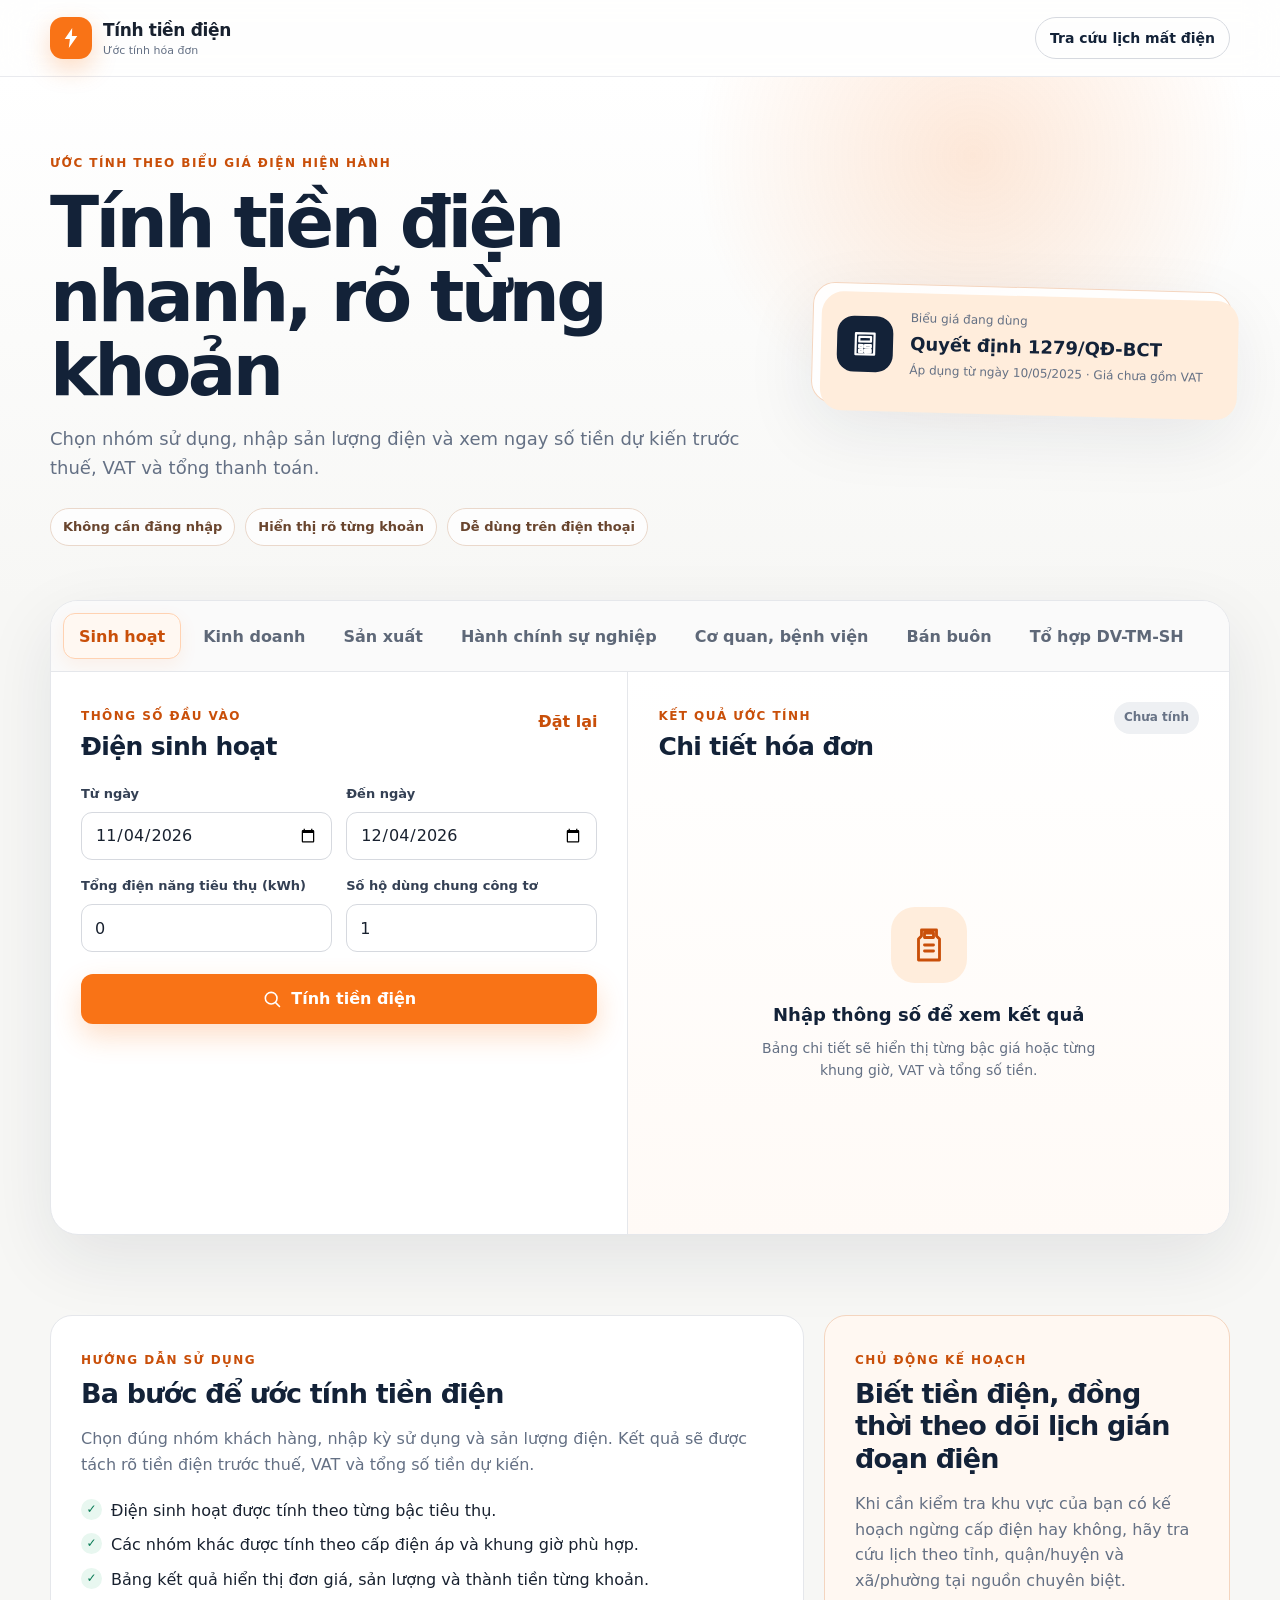
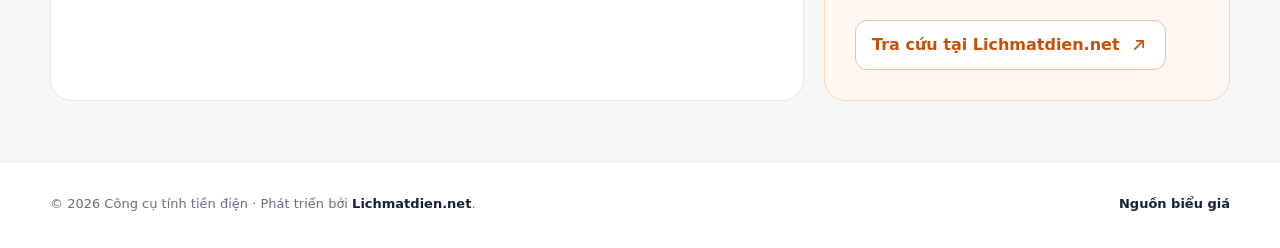
<file: index.html>
<!doctype html>
<html lang="vi">
<head>
  <meta charset="utf-8">
  <meta name="viewport" content="width=device-width, initial-scale=1">
  <title>Tính tiền điện online - Ước tính hóa đơn nhanh</title>
  <meta name="description" content="Công cụ tính tiền điện online giúp ước tính chi phí theo nhóm sử dụng, sản lượng điện và biểu giá hiện hành.">
  <meta name="author" content="Lichmatdien.net">
  <meta name="theme-color" content="#f97316">
  <meta name="robots" content="index,follow">
  <link rel="icon" href="assets/img/favicon.svg" type="image/svg+xml">
  <link rel="manifest" href="manifest.webmanifest">
  <link rel="stylesheet" href="assets/css/style.css">
  <script type="application/ld+json">
  {
    "@context": "https://schema.org",
    "@type": "WebApplication",
    "name": "Công cụ tính tiền điện",
    "applicationCategory": "UtilitiesApplication",
    "operatingSystem": "Web",
    "inLanguage": "vi",
    "description": "Công cụ tính tiền điện online giúp ước tính chi phí theo nhóm sử dụng và biểu giá hiện hành.",
    "creator": {
      "@type": "Organization",
      "name": "Lichmatdien.net",
      "url": "https://lichmatdien.net/tinh-tien-dien.html"
    }
  }
  </script>
</head>
<body>
  <a class="skip-link" href="#calculator">Bỏ qua phần giới thiệu</a>

  <header class="site-header">
    <div class="container header-inner">
      <a class="brand" href="#" aria-label="Trang chủ công cụ tính tiền điện">
        <span class="brand-mark" aria-hidden="true">
          <svg viewBox="0 0 24 24"><path d="M13.2 2 5.7 13h5.2L9.8 22l8.5-12.1h-5.4L13.2 2Z"/></svg>
        </span>
        <span>
          <strong>Tính tiền điện</strong>
          <small>Ước tính hóa đơn</small>
        </span>
      </a>
      <a class="header-link" href="https://lichmatdien.net/" target="_blank" rel="noopener">Tra cứu lịch mất điện</a>
    </div>
  </header>

  <main>
    <section class="hero">
      <div class="container hero-grid">
        <div>
          <span class="eyebrow">Ước tính theo biểu giá điện hiện hành</span>
          <h1>Tính tiền điện nhanh, rõ từng khoản</h1>
          <p class="hero-copy">Chọn nhóm sử dụng, nhập sản lượng điện và xem ngay số tiền dự kiến trước thuế, VAT và tổng thanh toán.</p>
          <div class="hero-badges" aria-label="Điểm nổi bật">
            <span>Không cần đăng nhập</span>
            <span>Hiển thị rõ từng khoản</span>
            <span>Dễ dùng trên điện thoại</span>
          </div>
        </div>
        <aside class="rate-card" aria-label="Thông tin biểu giá">
          <div class="rate-card-icon" aria-hidden="true">
            <svg viewBox="0 0 24 24"><path d="M4 3h16v18H4zM7 6h10v4H7zm0 7h3v2H7zm0 4h3v2H7zm5-4h5v2h-5zm0 4h5v2h-5z"/></svg>
          </div>
          <div>
            <span>Biểu giá đang dùng</span>
            <strong>Quyết định 1279/QĐ-BCT</strong>
            <small>Áp dụng từ ngày 10/05/2025 · Giá chưa gồm VAT</small>
          </div>
        </aside>
      </div>
    </section>

    <section class="calculator-section" id="calculator">
      <div class="container">
        <div class="calculator-shell">
          <nav class="category-tabs" aria-label="Nhóm khách hàng" role="tablist">
            <button class="tab is-active" type="button" role="tab" aria-selected="true" data-category="residential">Sinh hoạt</button>
            <button class="tab" type="button" role="tab" aria-selected="false" data-category="business">Kinh doanh</button>
            <button class="tab" type="button" role="tab" aria-selected="false" data-category="production">Sản xuất</button>
            <button class="tab" type="button" role="tab" aria-selected="false" data-category="administrative">Hành chính sự nghiệp</button>
            <button class="tab" type="button" role="tab" aria-selected="false" data-category="hospital">Cơ quan, bệnh viện</button>
            <button class="tab" type="button" role="tab" aria-selected="false" data-category="wholesale">Bán buôn</button>
            <button class="tab" type="button" role="tab" aria-selected="false" data-category="complex">Tổ hợp DV-TM-SH</button>
          </nav>

          <div class="calculator-grid">
            <section class="form-panel" aria-labelledby="form-title">
              <div class="panel-heading">
                <div>
                  <span class="section-kicker">Thông số đầu vào</span>
                  <h2 id="form-title">Điện sinh hoạt</h2>
                </div>
                <button class="text-button" type="button" id="resetButton">Đặt lại</button>
              </div>

              <form id="electricityForm" novalidate>
                <div class="field-grid field-grid--2">
                  <label class="field">
                    <span>Từ ngày</span>
                    <input type="date" name="dateFrom" id="dateFrom" required>
                  </label>
                  <label class="field">
                    <span>Đến ngày</span>
                    <input type="date" name="dateTo" id="dateTo" required>
                  </label>
                </div>
                <div id="dynamicFields" aria-live="polite"></div>

                <div class="error-box" id="errorBox" role="alert" hidden></div>

                <button class="primary-button" type="submit">
                  <svg viewBox="0 0 24 24" aria-hidden="true"><path d="m21 21-4.35-4.35m1.35-5.65a7 7 0 1 1-14 0 7 7 0 0 1 14 0Z"/></svg>
                  Tính tiền điện
                </button>
              </form>
            </section>

            <section class="result-panel" aria-labelledby="result-title">
              <div class="panel-heading">
                <div>
                  <span class="section-kicker">Kết quả ước tính</span>
                  <h2 id="result-title">Chi tiết hóa đơn</h2>
                </div>
                <span class="result-status" id="resultStatus">Chưa tính</span>
              </div>

              <div class="empty-result" id="emptyResult">
                <div class="empty-icon" aria-hidden="true">
                  <svg viewBox="0 0 24 24"><path d="M7 2h10v4l2 2v14H5V8l2-2V2Zm2 2v3h6V4H9Zm0 8h6m-6 4h6"/></svg>
                </div>
                <strong>Nhập thông số để xem kết quả</strong>
                <p>Bảng chi tiết sẽ hiển thị từng bậc giá hoặc từng khung giờ, VAT và tổng số tiền.</p>
              </div>

              <div class="result-content" id="resultContent" hidden>
                <div class="result-hero">
                  <span>Tổng tiền thanh toán</span>
                  <strong id="grandTotal">0 đ</strong>
                  <small id="resultPeriod">—</small>
                </div>

                <div class="summary-grid">
                  <div><span>Điện năng</span><strong id="totalKwh">0 kWh</strong></div>
                  <div><span>Trước VAT</span><strong id="subtotal">0 đ</strong></div>
                  <div><span id="vatLabel">VAT 8%</span><strong id="vat">0 đ</strong></div>
                  <div><span>Giá bình quân</span><strong id="averagePrice">0 đ/kWh</strong></div>
                </div>

                <div class="table-wrap">
                  <table>
                    <thead>
                      <tr>
                        <th>Khoản tính</th>
                        <th>Đơn giá</th>
                        <th>Sản lượng</th>
                        <th>Thành tiền</th>
                      </tr>
                    </thead>
                    <tbody id="resultRows"></tbody>
                  </table>
                </div>

              </div>
            </section>
          </div>
        </div>
      </div>
    </section>

    <section class="content-section">
      <div class="container content-grid">
        <article class="content-card">
          <span class="section-kicker">Hướng dẫn sử dụng</span>
          <h2>Ba bước để ước tính tiền điện</h2>
          <p>Chọn đúng nhóm khách hàng, nhập kỳ sử dụng và sản lượng điện. Kết quả sẽ được tách rõ tiền điện trước thuế, VAT và tổng số tiền dự kiến.</p>
          <ul class="check-list">
            <li>Điện sinh hoạt được tính theo từng bậc tiêu thụ.</li>
            <li>Các nhóm khác được tính theo cấp điện áp và khung giờ phù hợp.</li>
            <li>Bảng kết quả hiển thị đơn giá, sản lượng và thành tiền từng khoản.</li>
          </ul>
        </article>

        <aside class="link-card">
          <span class="section-kicker">Chủ động kế hoạch</span>
          <h2>Biết tiền điện, đồng thời theo dõi lịch gián đoạn điện</h2>
          <p>Khi cần kiểm tra khu vực của bạn có kế hoạch ngừng cấp điện hay không, hãy tra cứu lịch theo tỉnh, quận/huyện và xã/phường tại nguồn chuyên biệt.</p>
          <a class="secondary-button" href="https://lichmatdien.net/" target="_blank" rel="noopener">
            Tra cứu tại Lichmatdien.net
            <svg viewBox="0 0 24 24" aria-hidden="true"><path d="M7 17 17 7m-8 0h8v8"/></svg>
          </a>
        </aside>
      </div>
    </section>

  </main>

  <footer class="site-footer">
    <div class="container footer-inner">
      <p>© <span id="currentYear"></span> Công cụ tính tiền điện · Phát triển bởi <a href="https://lichmatdien.net/tinh-tien-dien.html" target="_blank" rel="noopener">Lichmatdien.net</a>.</p>
      <div>
        <a href="https://www.evn.com.vn/d/vi-VN/news/Bieu-gia-ban-le-dien-theo-Quyet-dinh-so-1279QD-BCT-ngay-0952025-cua-Bo-Cong-Thuong-60-28-502668" target="_blank" rel="nofollow noopener">Nguồn biểu giá</a>
      </div>
    </div>
  </footer>

  <script src="assets/js/tariffs.js"></script>
  <script src="assets/js/engine.js"></script>
  <script src="assets/js/app.js"></script>
</body>
</html>
</file>
<file: assets/css/style.css>
:root {
  --bg: #f7f7f5;
  --surface: #ffffff;
  --surface-soft: #fff8f2;
  --text: #18212f;
  --muted: #647084;
  --line: #e5e7eb;
  --line-strong: #d6d9df;
  --primary: #f97316;
  --primary-dark: #c94f09;
  --primary-soft: #ffeddc;
  --navy: #132238;
  --success: #087a55;
  --danger: #b42318;
  --shadow: 0 24px 70px rgba(25, 36, 52, 0.09);
  --radius-lg: 28px;
  --radius-md: 18px;
  --radius-sm: 12px;
}

* { box-sizing: border-box; }
html { scroll-behavior: smooth; }
body {
  margin: 0;
  color: var(--text);
  background: var(--bg);
  font-family: Inter, ui-sans-serif, system-ui, -apple-system, BlinkMacSystemFont, "Segoe UI", sans-serif;
  line-height: 1.6;
  -webkit-font-smoothing: antialiased;
}
button, input, select { font: inherit; }
button, a { -webkit-tap-highlight-color: transparent; }
a { color: inherit; }
svg { width: 1em; height: 1em; fill: none; stroke: currentColor; stroke-width: 1.9; stroke-linecap: round; stroke-linejoin: round; }
.container { width: min(1180px, calc(100% - 32px)); margin-inline: auto; }
.skip-link { position: fixed; left: 16px; top: -80px; z-index: 999; padding: 10px 14px; border-radius: 10px; background: var(--navy); color: #fff; text-decoration: none; }
.skip-link:focus { top: 16px; }

.site-header {
  position: sticky;
  top: 0;
  z-index: 50;
  border-bottom: 1px solid rgba(229, 231, 235, 0.85);
  background: rgba(255, 255, 255, 0.88);
  backdrop-filter: blur(16px);
}
.header-inner { min-height: 76px; display: flex; align-items: center; justify-content: space-between; gap: 24px; }
.brand { display: inline-flex; align-items: center; gap: 11px; text-decoration: none; }
.brand-mark { width: 42px; height: 42px; display: grid; place-items: center; border-radius: 13px; background: var(--primary); color: #fff; box-shadow: 0 10px 24px rgba(249, 115, 22, 0.25); }
.brand-mark svg { width: 24px; height: 24px; fill: currentColor; stroke: none; }
.brand strong, .brand small { display: block; }
.brand strong { font-size: 17px; letter-spacing: -0.02em; }
.brand small { color: var(--muted); font-size: 11px; margin-top: -2px; }
.header-link { padding: 9px 14px; border: 1px solid var(--line-strong); border-radius: 999px; color: var(--navy); font-weight: 700; font-size: 14px; text-decoration: none; transition: 0.2s ease; }
.header-link:hover { border-color: var(--primary); color: var(--primary-dark); background: var(--surface-soft); }

.hero { padding: 72px 0 54px; overflow: hidden; background: radial-gradient(circle at 76% 15%, rgba(249, 115, 22, .16), transparent 26%), linear-gradient(180deg, #fff 0%, var(--bg) 100%); }
.hero-grid { display: grid; grid-template-columns: minmax(0, 1.25fr) minmax(300px, .75fr); align-items: center; gap: 64px; }
.eyebrow, .section-kicker { color: var(--primary-dark); font-size: 12px; font-weight: 850; letter-spacing: .12em; text-transform: uppercase; }
.hero h1 { max-width: 780px; margin: 10px 0 18px; color: var(--navy); font-size: clamp(42px, 6vw, 72px); line-height: 1.03; letter-spacing: -.05em; }
.hero-copy { max-width: 760px; margin: 0; color: var(--muted); font-size: 18px; }
.hero-badges { display: flex; flex-wrap: wrap; gap: 10px; margin-top: 25px; }
.hero-badges span { padding: 8px 12px; border: 1px solid #ead8cb; border-radius: 999px; background: rgba(255,255,255,.76); color: #69452e; font-size: 13px; font-weight: 700; }
.rate-card { position: relative; display: flex; align-items: center; gap: 17px; padding: 24px; border: 1px solid #f4d5bf; border-radius: 22px; background: rgba(255,255,255,.9); box-shadow: var(--shadow); transform: rotate(1.5deg); }
.rate-card::after { content: ""; position: absolute; inset: 8px -8px -8px 8px; z-index: -1; border-radius: 22px; background: var(--primary-soft); }
.rate-card-icon { flex: 0 0 56px; width: 56px; height: 56px; display: grid; place-items: center; border-radius: 17px; background: var(--navy); color: #fff; }
.rate-card-icon svg { width: 28px; height: 28px; }
.rate-card span, .rate-card strong, .rate-card small { display: block; }
.rate-card span { color: var(--muted); font-size: 12px; }
.rate-card strong { margin: 2px 0; color: var(--navy); font-size: 18px; }
.rate-card small { color: var(--muted); font-size: 12px; }

.calculator-section { padding: 0 0 64px; }
.calculator-shell { overflow: hidden; border: 1px solid var(--line); border-radius: var(--radius-lg); background: var(--surface); box-shadow: var(--shadow); }
.category-tabs { display: flex; gap: 6px; overflow-x: auto; padding: 12px; border-bottom: 1px solid var(--line); background: #fafafa; scrollbar-width: thin; }
.tab { flex: 0 0 auto; min-height: 46px; padding: 9px 15px; border: 1px solid transparent; border-radius: 12px; background: transparent; color: #5e6878; font-weight: 750; cursor: pointer; white-space: nowrap; transition: .2s ease; }
.tab:hover { background: #fff; color: var(--navy); }
.tab.is-active { border-color: #ffd2b2; background: var(--surface-soft); color: var(--primary-dark); box-shadow: 0 6px 18px rgba(249,115,22,.08); }
.tab:focus-visible, button:focus-visible, input:focus-visible, select:focus-visible, a:focus-visible { outline: 3px solid rgba(249,115,22,.28); outline-offset: 2px; }
.calculator-grid { display: grid; grid-template-columns: minmax(0, 1fr) minmax(0, 1.04fr); }
.form-panel, .result-panel { padding: 30px; }
.form-panel { border-right: 1px solid var(--line); }
.result-panel { background: linear-gradient(180deg, #fff 0%, #fffaf6 100%); }
.panel-heading { min-height: 60px; display: flex; align-items: flex-start; justify-content: space-between; gap: 20px; margin-bottom: 22px; }
.panel-heading h2 { margin: 3px 0 0; color: var(--navy); font-size: 25px; line-height: 1.25; letter-spacing: -.025em; }
.text-button { padding: 7px 0; border: 0; background: transparent; color: var(--primary-dark); font-weight: 800; cursor: pointer; }
.result-status { padding: 6px 10px; border-radius: 999px; background: #eef0f3; color: #687386; font-size: 12px; font-weight: 800; }
.result-status.is-ready { background: #e8f7f0; color: var(--success); }
.field-grid { display: grid; gap: 14px; }
.field-grid--2 { grid-template-columns: repeat(2, minmax(0, 1fr)); }
.field-grid--3 { grid-template-columns: repeat(3, minmax(0, 1fr)); }
.field { display: block; margin-bottom: 16px; }
.field > span, .choice-group legend { display: block; margin-bottom: 7px; color: #344054; font-size: 13px; font-weight: 800; }
.field input, .field select { width: 100%; height: 48px; padding: 0 13px; border: 1px solid var(--line-strong); border-radius: 11px; background: #fff; color: var(--text); outline: none; transition: .2s ease; }
.field input:hover, .field select:hover { border-color: #b8bec8; }
.field input:focus, .field select:focus { border-color: var(--primary); box-shadow: 0 0 0 4px rgba(249,115,22,.11); }
.field-note { margin: -4px 0 20px; color: var(--muted); font-size: 12px; }
.choice-group { margin: 2px 0 18px; padding: 0; border: 0; }
.segmented-control { display: grid; grid-template-columns: repeat(2, minmax(0, 1fr)); gap: 8px; padding: 5px; border: 1px solid var(--line); border-radius: 13px; background: #f4f5f7; }
.segmented-control label { position: relative; cursor: pointer; }
.segmented-control input { position: absolute; opacity: 0; pointer-events: none; }
.segmented-control span { min-height: 38px; display: flex; align-items: center; justify-content: center; padding: 7px 10px; border-radius: 9px; color: #667085; font-size: 13px; font-weight: 800; text-align: center; }
.segmented-control input:checked + span { background: #fff; color: var(--navy); box-shadow: 0 4px 14px rgba(16,24,40,.08); }
.primary-button, .secondary-button { display: inline-flex; align-items: center; justify-content: center; gap: 9px; min-height: 50px; border-radius: 12px; font-weight: 850; text-decoration: none; cursor: pointer; transition: .2s ease; }
.primary-button { width: 100%; margin-top: 6px; padding: 11px 18px; border: 0; background: var(--primary); color: #fff; box-shadow: 0 12px 28px rgba(249,115,22,.23); }
.primary-button:hover { background: var(--primary-dark); transform: translateY(-1px); }
.primary-button svg, .secondary-button svg { width: 20px; height: 20px; }
.error-box { margin: 0 0 14px; padding: 11px 13px; border: 1px solid #fecdca; border-radius: 11px; background: #fef3f2; color: var(--danger); font-size: 13px; font-weight: 700; }
.empty-result { min-height: 420px; display: flex; flex-direction: column; align-items: center; justify-content: center; padding: 32px; text-align: center; }
.empty-icon { width: 76px; height: 76px; display: grid; place-items: center; margin-bottom: 18px; border-radius: 24px; background: var(--primary-soft); color: var(--primary-dark); }
.empty-icon svg { width: 36px; height: 36px; }
.empty-result strong { color: var(--navy); font-size: 18px; }
.empty-result p { max-width: 360px; margin: 7px 0 0; color: var(--muted); font-size: 14px; }
.result-hero { padding: 22px; border-radius: 18px; background: var(--navy); color: #fff; }
.result-hero span, .result-hero small { display: block; color: #cbd5e1; }
.result-hero span { font-size: 12px; font-weight: 700; text-transform: uppercase; letter-spacing: .08em; }
.result-hero strong { display: block; margin: 4px 0 2px; font-size: clamp(32px, 5vw, 46px); line-height: 1.15; letter-spacing: -.04em; }
.result-hero small { font-size: 12px; }
.summary-grid { display: grid; grid-template-columns: repeat(4, minmax(0, 1fr)); gap: 9px; margin: 12px 0; }
.summary-grid > div { padding: 12px; border: 1px solid #f2ded0; border-radius: 12px; background: #fff; }
.summary-grid span, .summary-grid strong { display: block; }
.summary-grid span { color: var(--muted); font-size: 11px; }
.summary-grid strong { margin-top: 3px; color: var(--navy); font-size: 13px; }
.table-wrap { overflow-x: auto; border: 1px solid var(--line); border-radius: 14px; background: #fff; }
table { width: 100%; border-collapse: collapse; min-width: 610px; }
th, td { padding: 11px 12px; border-bottom: 1px solid var(--line); text-align: left; vertical-align: middle; }
th { background: #f8f9fa; color: #667085; font-size: 11px; text-transform: uppercase; letter-spacing: .04em; }
td { font-size: 13px; }
th:nth-child(n+2), td:nth-child(n+2) { text-align: right; font-variant-numeric: tabular-nums; }
tr:last-child td { border-bottom: 0; }
.result-note { margin: 12px 2px 0; color: var(--muted); font-size: 12px; }

.content-section { padding: 16px 0 60px; }
.content-grid { display: grid; grid-template-columns: minmax(0, 1.3fr) minmax(320px, .7fr); gap: 20px; }
.content-card, .link-card { padding: 30px; border: 1px solid var(--line); border-radius: 22px; background: #fff; }
.content-card h2, .link-card h2 { margin: 6px 0 12px; color: var(--navy); font-size: 27px; line-height: 1.2; letter-spacing: -.03em; }
.content-card p, .link-card p { color: var(--muted); }
.check-list { display: grid; gap: 9px; margin: 20px 0 0; padding: 0; list-style: none; }
.check-list li { position: relative; padding-left: 30px; }
.check-list li::before { content: "✓"; position: absolute; left: 0; top: 1px; width: 21px; height: 21px; display: grid; place-items: center; border-radius: 50%; background: #e8f7f0; color: var(--success); font-size: 12px; font-weight: 900; }
.link-card { border-color: #f4d5bf; background: var(--surface-soft); }
.secondary-button { margin-top: 10px; padding: 10px 16px; border: 1px solid #efc19f; background: #fff; color: var(--primary-dark); }
.secondary-button:hover { border-color: var(--primary); transform: translateY(-1px); }
.disclaimer-section { padding: 0 0 54px; }
.disclaimer { display: flex; gap: 10px; padding: 18px 20px; border: 1px solid #dce1e8; border-radius: 16px; background: #eef2f6; color: #4d596a; font-size: 13px; }
.disclaimer strong { flex: 0 0 auto; color: var(--navy); }
.disclaimer p { margin: 0; }

.site-footer { border-top: 1px solid var(--line); background: #fff; }
.footer-inner { min-height: 86px; display: flex; align-items: center; justify-content: space-between; gap: 24px; color: var(--muted); font-size: 13px; }
.footer-inner p { margin: 0; }
.footer-inner div { display: flex; gap: 18px; }
.footer-inner a { color: var(--navy); font-weight: 700; text-decoration: none; }
.footer-inner a:hover { color: var(--primary-dark); }
[hidden] { display: none !important; }

@media (max-width: 980px) {
  .hero-grid, .calculator-grid, .content-grid { grid-template-columns: 1fr; }
  .hero-grid { gap: 32px; }
  .rate-card { max-width: 560px; transform: none; }
  .form-panel { border-right: 0; border-bottom: 1px solid var(--line); }
  .summary-grid { grid-template-columns: repeat(2, minmax(0, 1fr)); }
}

@media (max-width: 680px) {
  .container { width: min(100% - 22px, 1180px); }
  .site-header { position: static; }
  .header-inner { min-height: 68px; }
  .header-link { padding: 8px 10px; font-size: 12px; }
  .hero { padding: 48px 0 38px; }
  .hero h1 { font-size: 43px; }
  .hero-copy { font-size: 16px; }
  .rate-card { padding: 18px; }
  .calculator-shell { border-radius: 20px; }
  .category-tabs { padding: 8px; }
  .tab { min-height: 42px; padding: 7px 12px; font-size: 13px; }
  .form-panel, .result-panel, .content-card, .link-card { padding: 20px; }
  .field-grid--2, .field-grid--3 { grid-template-columns: 1fr; gap: 0; }
  .panel-heading h2 { font-size: 22px; }
  .summary-grid { grid-template-columns: 1fr 1fr; }
  .table-wrap { overflow: visible; border: 0; background: transparent; }
  table, tbody, tr, td { display: block; width: 100%; min-width: 0; }
  thead { display: none; }
  tbody { display: grid; gap: 10px; }
  tr { padding: 11px 13px; border: 1px solid var(--line); border-radius: 13px; background: #fff; }
  td { display: flex; justify-content: space-between; gap: 14px; padding: 5px 0; border: 0; text-align: right !important; }
  td::before { content: attr(data-label); color: var(--muted); font-size: 11px; font-weight: 800; text-align: left; text-transform: uppercase; }
  td strong { text-align: right; }
  .disclaimer { display: block; }
  .footer-inner { min-height: 110px; flex-direction: column; align-items: flex-start; justify-content: center; gap: 8px; }
}

@media (prefers-reduced-motion: reduce) {
  *, *::before, *::after { scroll-behavior: auto !important; transition: none !important; }
}
</file>
